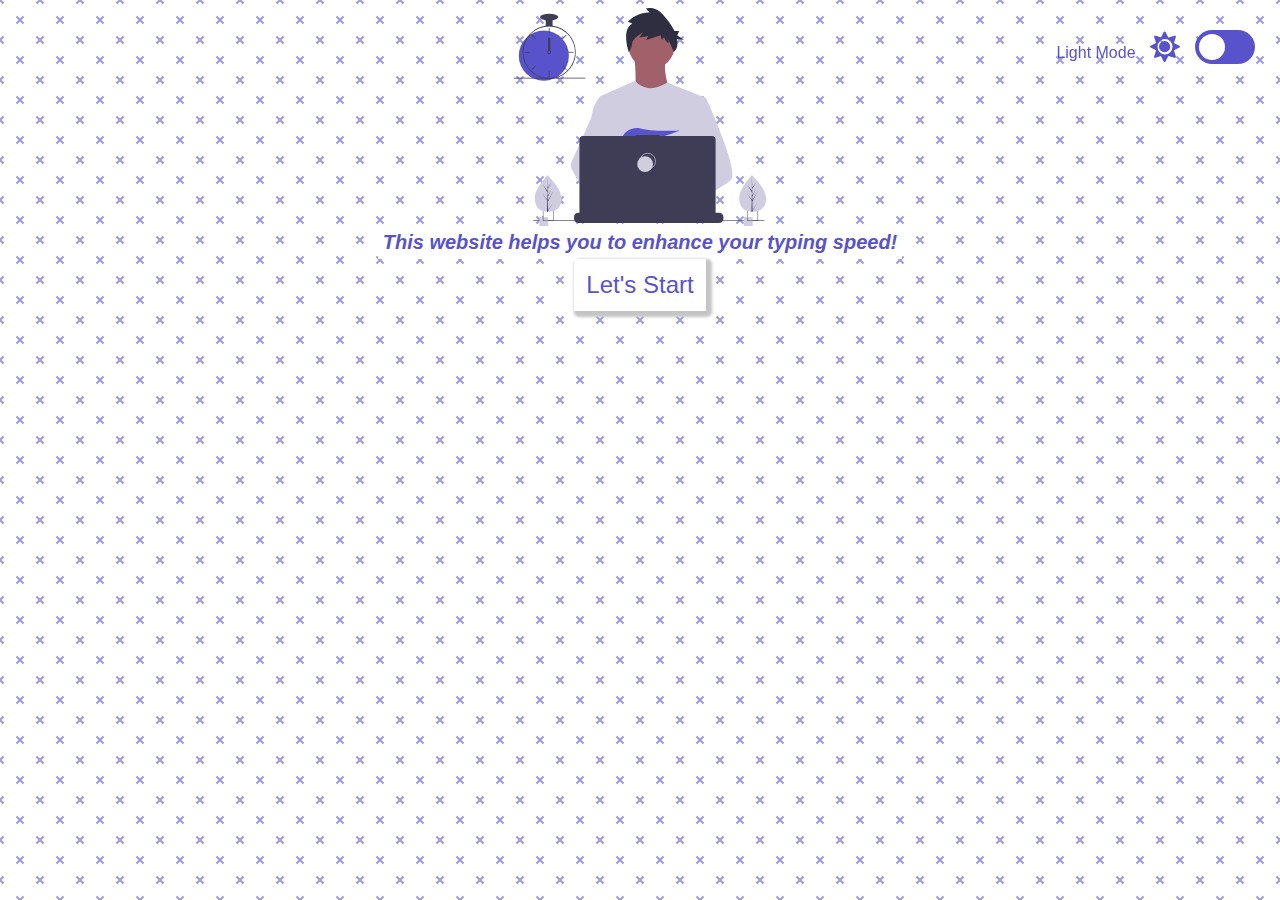
<file: index.html>
<!DOCTYPE html>
<html lang="en">
    <head>
    <meta charset="UTF-8">
    <meta http-equiv="X-UA-Compatible" content="IE=edge">
    <meta name="viewport" content="width=device-width, initial-scale=1.0">
    <title>Test Your Speed</title>
    <link rel="stylesheet" href="./style.css">
    <link rel="icon" href="favicon.ico" type="image/png">
    <link rel="stylesheet" href="https://cdnjs.cloudflare.com/ajax/libs/font-awesome/5.15.3/css/all.min.css">
    <link rel="stylesheet" href="https://cdnjs.cloudflare.com/ajax/libs/animate.css/4.1.1/animate.min.css" />
</head>
<body>
    
    <!-- Toggle button -->
    <div class="theme-switch-wrapper">
        <span id="toggle-icon">
            <span id="toggle-text">Light Mode</span>
            <i class="fas fa-sun"></i>
        </span>
        <label class="theme-switch">
            <input type="checkbox">
            <div class="slider round"></div>
        </label>
    </div>

    <!-- Typing Image -->
    <div class="typing-image" id="typing-image">
        <img src="./img/light.svg" alt="Loading.." id="image1">
        <div id="timing"></div>
    </div>

    <!-- Write Text Here -->
    <div class="start" id="start">
        <div class="text" id="text">
            This website helps you to enhance your typing speed!
        </div>
        <div class="startbtn" id="startbtn">
            <a href="#" id="button-1"> Let's Start</a>
        </div>
    </div>
    
    <!-- Input -->
    <div class="inputs-here" id="inputs-here">
        <div class="content" id="content"></div>
        <div class="input-here" id="input-here">
            <textarea name="input-field" id="input-field" rows="8"></textarea>
        </div>
    </div>
    
    <div class="output-here" id="output-here">
        <div class="oplabel" id="oplabel"><i class="fas fa-trophy"></i>YOUR PERFORMANCE</div>
        <div class="your-output" id="your-output"></div>
        <div class="performance" id="performance"></div>
    </div>
    
    <!-- Script -->
    <!-- <script>
        function fun(){
            const scripts = document.createElement('script');
            scripts.setAttribute('src', './confetti.js');
            document.body.appendChild(scripts);
        }
    </script> -->
    <!-- <script src="./confetti.js"></script> -->
    <script src="script.js"></script>
    <script src="theme.js"></script>
</body>
</html>
</file>
<file: style.css>
:root {
    --primary-color: rgb(255, 255, 255);
    --font-color: #5853CB;
    --box-shadow: rgb(197, 196, 196);
    --background-image: url("data:image/svg+xml,%3Csvg xmlns='http://www.w3.org/2000/svg' width='40' height='40' viewBox='0 0 40 40'%3E%3Cg fill-rule='evenodd'%3E%3Cg fill='%235853cb' fill-opacity='0.59'%3E%3Cpath d='M0 38.59l2.83-2.83 1.41 1.41L1.41 40H0v-1.41zM0 1.4l2.83 2.83 1.41-1.41L1.41 0H0v1.41zM38.59 40l-2.83-2.83 1.41-1.41L40 38.59V40h-1.41zM40 1.41l-2.83 2.83-1.41-1.41L38.59 0H40v1.41zM20 18.6l2.83-2.83 1.41 1.41L21.41 20l2.83 2.83-1.41 1.41L20 21.41l-2.83 2.83-1.41-1.41L18.59 20l-2.83-2.83 1.41-1.41L20 18.59z'/%3E%3C/g%3E%3C/g%3E%3C/svg%3E");
  }
  
[data-theme="dark"] {
    --primary-color: rgb(15, 15, 15);
    --font-color: #16bb68;
    --box-shadow: rgb(44, 44, 44);
    --background-image: url("data:image/svg+xml,%3Csvg xmlns='http://www.w3.org/2000/svg' width='40' height='40' viewBox='0 0 40 40'%3E%3Cg fill-rule='evenodd'%3E%3Cg fill='%2316bb68' fill-opacity='0.5'%3E%3Cpath d='M0 38.59l2.83-2.83 1.41 1.41L1.41 40H0v-1.41zM0 1.4l2.83 2.83 1.41-1.41L1.41 0H0v1.41zM38.59 40l-2.83-2.83 1.41-1.41L40 38.59V40h-1.41zM40 1.41l-2.83 2.83-1.41-1.41L38.59 0H40v1.41zM20 18.6l2.83-2.83 1.41 1.41L21.41 20l2.83 2.83-1.41 1.41L20 21.41l-2.83 2.83-1.41-1.41L18.59 20l-2.83-2.83 1.41-1.41L20 18.59z'/%3E%3C/g%3E%3C/g%3E%3C/svg%3E");
}

html{
    box-sizing: border-box;
    margin: 0%;
    font-family: 'Trebuchet MS', 'Lucida Sans Unicode', 'Lucida Grande', 'Lucida Sans', Arial, sans-serif;
    color: var(--font-color);
}

body{
    background-color: var(--primary-color); 
    background-image: var(--background-image);
}

.typing-image{
    display: flex;
    flex-flow: column;
    align-items: center;
}

.typing-image img{
    width: 20%;
}

#timing{
    font-size: 20px;
    font-weight: bold;
    color: var(--font-color);
    background-color: var(--primary-color);
}

.start{
    display: flex;
    flex-flow: column;
    align-items: center;
}

.text{
    font-style: oblique;
    color: var(--font-color); 
    /* var(--font-color) */
    font-size: 20px;
    font-weight: bold;
    background-color: var(--primary-color);
    padding: 5px;
}

.startbtn{
    display: flex;
    flex-flow: column;
    align-items: center;
    background-color: var(--primary-color);
    border-radius: 2px; 
    /* var(--font-color) */
    box-shadow: 3px 3px 3px 3px var(--box-shadow);
    margin-bottom: 10px;
}

.startbtn a[href]{
    text-decoration: none;
    color: var(--font-color);
    font-size: 24px;
    width: max-content;
    padding: 10px;
    border: 2px solid var(--primary-color);
}

.startbtn a[href]:hover{
    color: var(--primary-color);
    background-color: var(--font-color);
    border-color: var(--font-color);
}
 
/* var(--font-color) */
.inputs-here{
    display: none;
    animation: zoomIn;
    animation-duration: 2s;
}

.content{
    display: flex;
    flex-flow: row; 
    /* var(--font-color) */
    justify-content: center; 
    /* var(--font-color) */
    text-align: justify;
    border: 2px solid var(--font-color);
    border-radius: 5px;
    color: var(--primary-color);
    font-size: 16px;
    font-weight: bold;
    padding: 10px;
    margin-top: 1%;
    margin-bottom: 1%;
    background-color: var(--font-color);
    opacity: 0.8;
}

.input-here{ 
    /* var(--font-color) */
    display: flex;
    flex-flow: row;
    justify-content: center;
}

.input-here textarea{
    border: 2px solid var(--font-color);
    color: var(--font-color); 
    /* var(--font-color) */
    font-size: 18px;
    border-radius: 5px;
    width: 100%;
}

.output-here{
    display: none;
    margin: auto;
    width: max-content;
    background-color: var(--primary-color);
    border: 4px solid var(--primary-color); 
    /* var(--font-color) */
    box-shadow: 4px 4px 4px 4px var(--box-shadow); 
    /* var(--font-color) */
    border-radius: 10px;
    width: 300px;
    padding: 15px;
}

.oplabel{
    display: flex;
    flex-flow: column;
    align-items: center;
    color: var(--font-color);
    border: 1px solid var(--font-color);
    padding: 5px;
    font-weight: bold;
    border-radius: 3px;
    /* background-color: var(--primary-color); */
}

.your-output{
    padding-top: 10px;
    display: flex;
    flex-flow: column;
    align-items: center; 
    /* var(--font-color) */
    color: var(--font-color); 
    /* var(--font-color) */
    text-align: center;
}

.performance{
    display: flex;
    flex-flow: column;
    align-items: center;
    color: var(--font-color);
    text-align: center;
}

.fa-trophy{ 
    /* var(--font-color) */
    font-size: 48px;
}

.theme-switch-wrapper {
    display: flex;
    align-items: center;
    z-index: 100;
    position: fixed;
    right: 25px;
    top: 30px;
  }
  
  .theme-switch-wrapper span {
    margin-right: 10px;
    font-size: 1rem;
  }
  
  .toggle-text {
    position: relative;
    top: -4px;
    right: 5px;
    color: var(--on-background);
  }
  
  .theme-switch {
    display: inline-block;
    height: 34px;
    position: relative;
    width: 60px;
  }
  
  .theme-switch input {
    display: none;
  }
  
  .slider {
    background: #5853CB;
    bottom: 0;
    cursor: pointer;
    left: 0;
    position: absolute;
    right: 0;
    top: 0;
    transition: 0.4s;
  }
  
  .slider::before {
    background: #fff;
    bottom: 4px;
    content: "";
    height: 26px;
    left: 4px;
    position: absolute;
    transition: 0.4s;
    width: 26px;
  }
  
  input:checked + .slider {
    background: var(--font-color);
  }
  
  input:checked + .slider::before {
    transform: translateX(26px);
  }
  
  .slider.round {
    border-radius: 34px;
  }
  
  .slider.round::before {
    border-radius: 50%;
  }
  
  .fas {
    font-size: 30px;
    margin-right: 5px;
  }

@media(max-width: 600px){
    .typing-image img{
        width: 80%;
    }
 
    /* var(--font-color) */
    .text{
        font-size: 12px;
        text-align: center;
    }

    .content{
        font-size: 14px;
    }

    .input-here textarea{
        font-size: 14px;
    }

    .output-here{
        width: 220px;
    }
}
</file>
